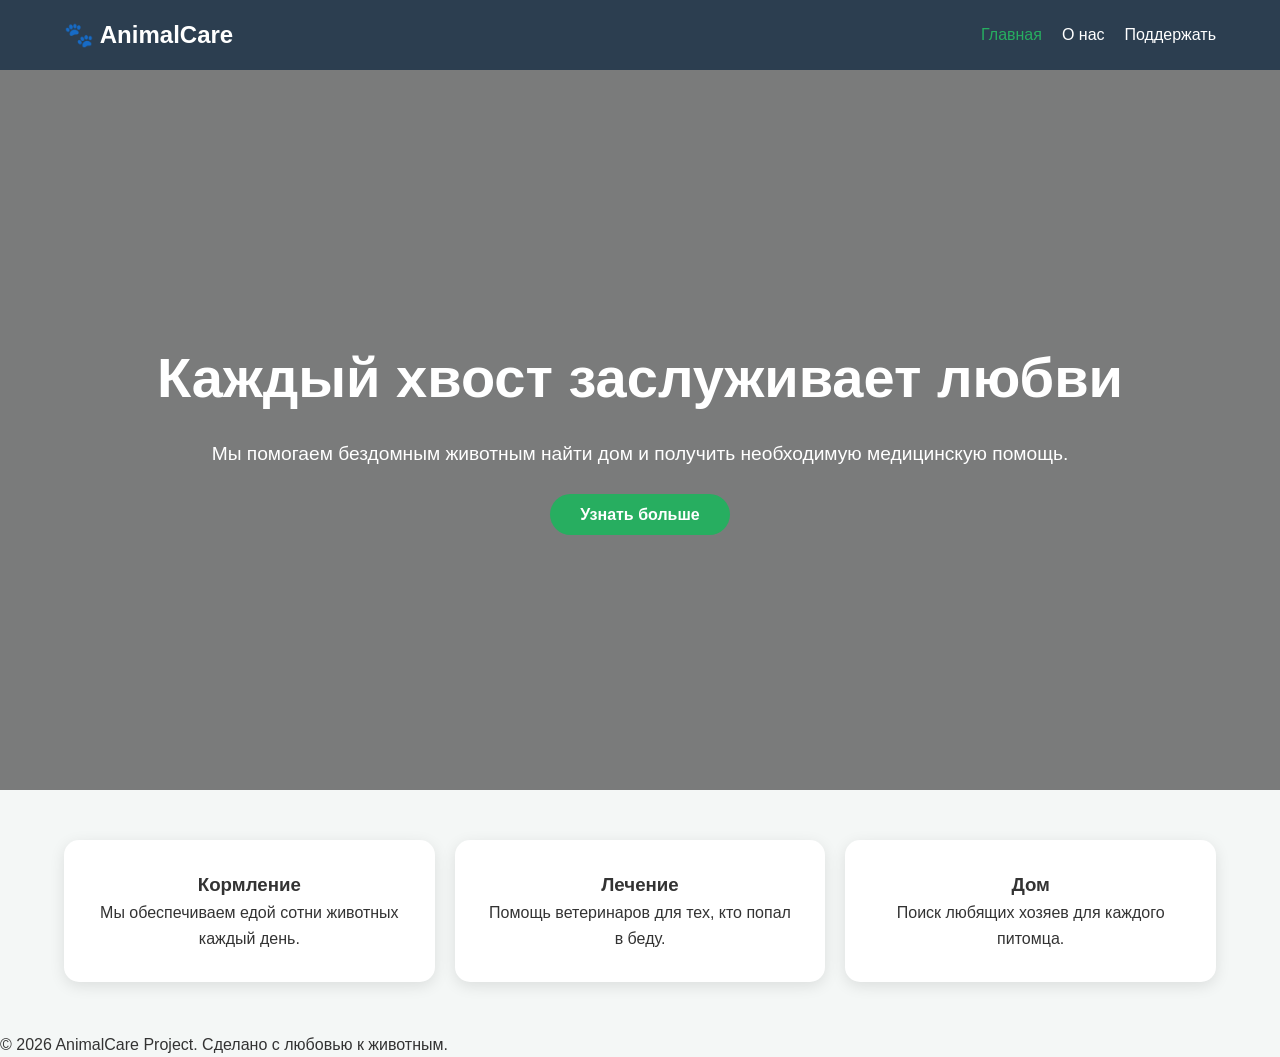
<file: index.html>
<!DOCTYPE html>
<html lang="ru">
<head>
    <meta charset="UTF-8">
    <meta name="viewport" content="width=device-width, initial-scale=1.0">
    <title>Помощь Животным | Главная</title>
    <link rel="stylesheet" href="style.css">
</head>
<body>
    <nav>
        <div class="logo">🐾  AnimalCare</div>
        <ul>
            <li><a href="index.html" class="active">Главная</a></li>
            <li><a href="about.html">О нас</a></li>
            <li><a href="donate.html">Поддержать</a></li>
        </ul>
    </nav>

    <header class="hero">
        <div class="hero-content">
            <h1>Каждый хвост заслуживает любви</h1>
            <p>Мы помогаем бездомным животным найти дом и получить необходимую медицинскую помощь.</p>
            <a href="about.html" class="btn">Узнать больше</a>
        </div>
    </header>

    <section class="features">
        <div class="card">
            <h3>Кормление</h3>
            <p>Мы обеспечиваем едой сотни животных каждый день.</p>
        </div>
        <div class="card">
            <h3>Лечение</h3>
            <p>Помощь ветеринаров для тех, кто попал в беду.</p>
        </div>
        <div class="card">
            <h3>Дом</h3>
            <p>Поиск любящих хозяев для каждого питомца.</p>
        </div>
    </section>

    <footer>
        <p>&copy; 2026 AnimalCare Project. Сделано с любовью к животным.</p>
    </footer>
</body>
</html>
</file>
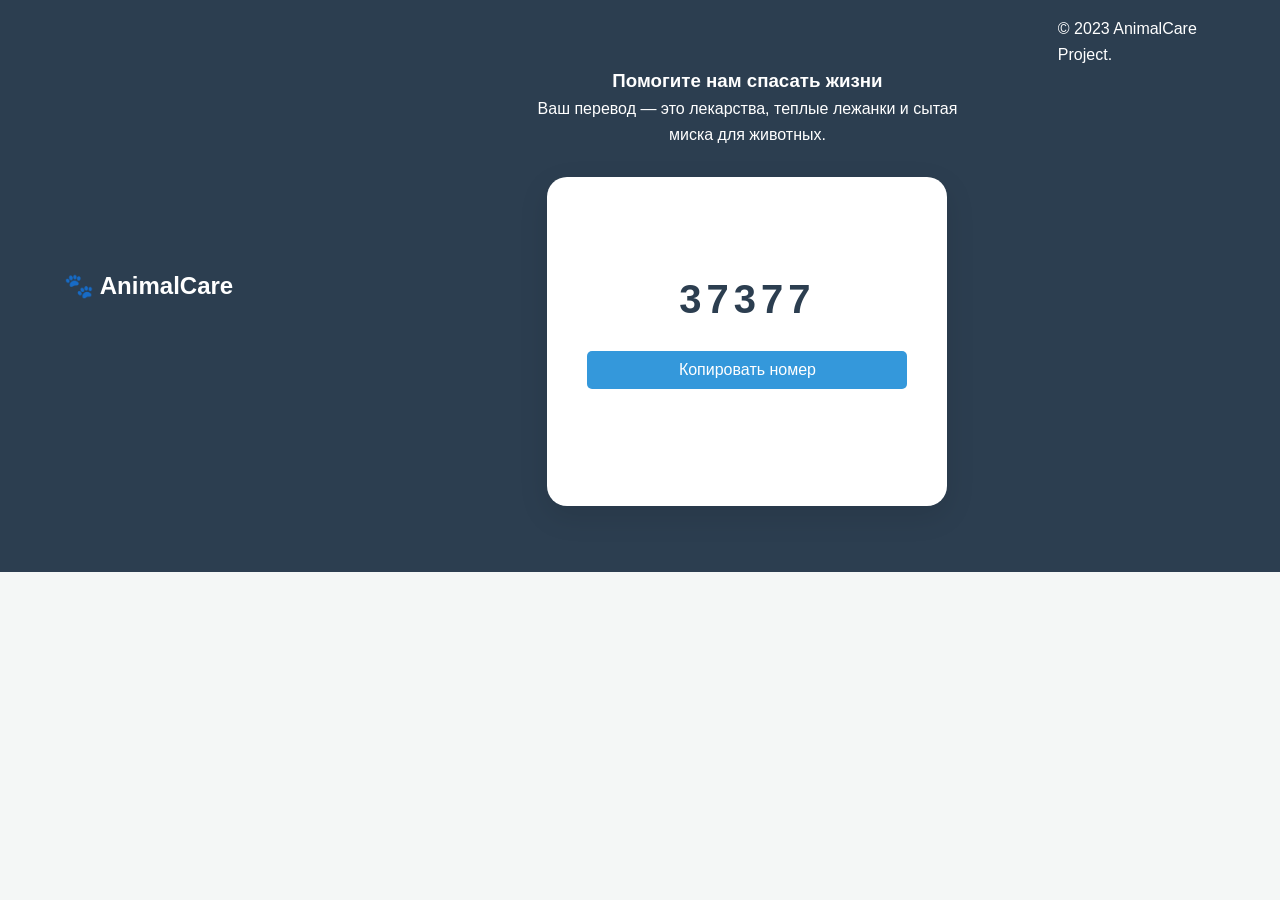
<file: donate.html>
<!DOCTYPE html>
<html lang="ru">
<head>
    <meta charset="UTF-8">
    <meta name="viewport" content="width=device-width, initial-scale=1.0">
    <title>Поддержать проект | AnimalCare</title>
    <link rel="stylesheet" href="style.css">
</head>
<body>
    <nav>
        <div class="logo">🐾  AnimalCare</div>
        <ul>
            <section class="content-page donate-section">
    <h1>Помогите нам спасать жизни</h1>
    <p>Ваш перевод — это лекарства, теплые лежанки и сытая миска для животных.</p>

    <div class="donate-card">
        <h3>Перечислить на карту</h3>
        <div class="card-number" id="cardNumber">37377</div>
        <button class="btn-copy" onclick="copyNumber()">Копировать номер</button>
        <p class="hint">Нажмите кнопку, чтобы скопировать номер для перевода в вашем банковском приложении</p>
    </div>
</section>

<footer>
    <p>&copy; 2023 AnimalCare Project.</p>
</footer>

<script>
    function copyNumber() {
        const number = document.getElementById('cardNumber').innerText;
        navigator.clipboard.writeText(number).then(() => {
            alert("Номер скопирован: " + number);
        });
    }
</script>
</file>
<file: style.css>
*{
    margin:0;
    padding:0;
    box-sizing: border-box;
    font-family:'Segoe UI', Tahoma, Geneva, Verdana, sans-serif;
}

body {
    background-color: #f4f7f6;
    color: #333;
    line-height: 1.6;
}

nav {
    background: #2c3e50;
    color: white;
    display: flex;
    justify-content: space-between;
    align-items: center;
    padding: 1rem 5%;
    position: sticky;
    top: 0;
    z-index: 1000;
}

.logo {
    font-size: 1.5rem;
    font-weight: bold;
}

nav ul {
    display: flex;
    list-style: none;
}

nav ul li {
    margin-left: 20px;
}

nav ul li a {
    color: white;
    text-decoration: none;
    transition: 0.3s;
}

nav ul li a:hover, nav ul li a.active {
    color: #27ae60;
}

.hero {
    background: linear-gradient(rgba(0,0,0,0.5), rgba(0,0,0,0.5)), 
                url('https://images.unsplash.com/photo-1450778869180-41d0601e046e?auto=format&fit=crop&w=1600&q=80');
    background-size: cover;
    background-position: center;
    height: 80vh;
    display: flex;
    justify-content: center;
    align-items: center;
    text-align: center;
    color: white;
}

.hero-content h1 {
    font-size: 3.5rem;
    margin-bottom: 1rem;
}

.hero-content p {
    font-size: 1.2rem;
    margin-bottom: 2rem;
}

.btn {
    background: #27ae60;
    color: white;
    padding: 12px 30px;
    text-decoration: none;
    border-radius: 25px;
    font-weight: bold;
    transition: 0.3s;
}

.btn:hover {
    background: #2ecc71;
}

.features {
    display: flex;
    justify-content: space-around;
    padding: 50px 5%;
    gap: 20px;
}

.card {
    background: white;
    padding: 30px;
    border-radius: 15px;
    text-align: center;
    box-shadow: 0 4px 15px rgba(0,0,0,0.1);
    flex: 1;
}

.content-page {
    padding: 50px 10%;
    text-align: center;
}

.main-img {
    width: 100%;
    max-width: 700px;
    border-radius: 15px;
    margin: 20px 0;
}


.donate-section {
    display: flex;
    flex-direction: column;
    align-items: center;
}

.donate-card {
    background: white;
    padding: 40px;
    border-radius: 20px;
    box-shadow: 0 10px 30px rgba(0,0,0,0.1);
    margin-top: 30px;
    width: 100%;
    max-width: 400px;
}

.card-number {
    font-size: 2.5rem;
    font-weight: bold;
    letter-spacing: 5px;
    margin: 20px 0;
    color: #2c3e50;
}

.btn-copy {
    background: #3498db;
    color: white;
    border: none;
    padding: 10px 20px;
    border-radius: 5px;
    cursor: pointer;
    width: 100%;
    font-size: 1rem;
}
</file>
